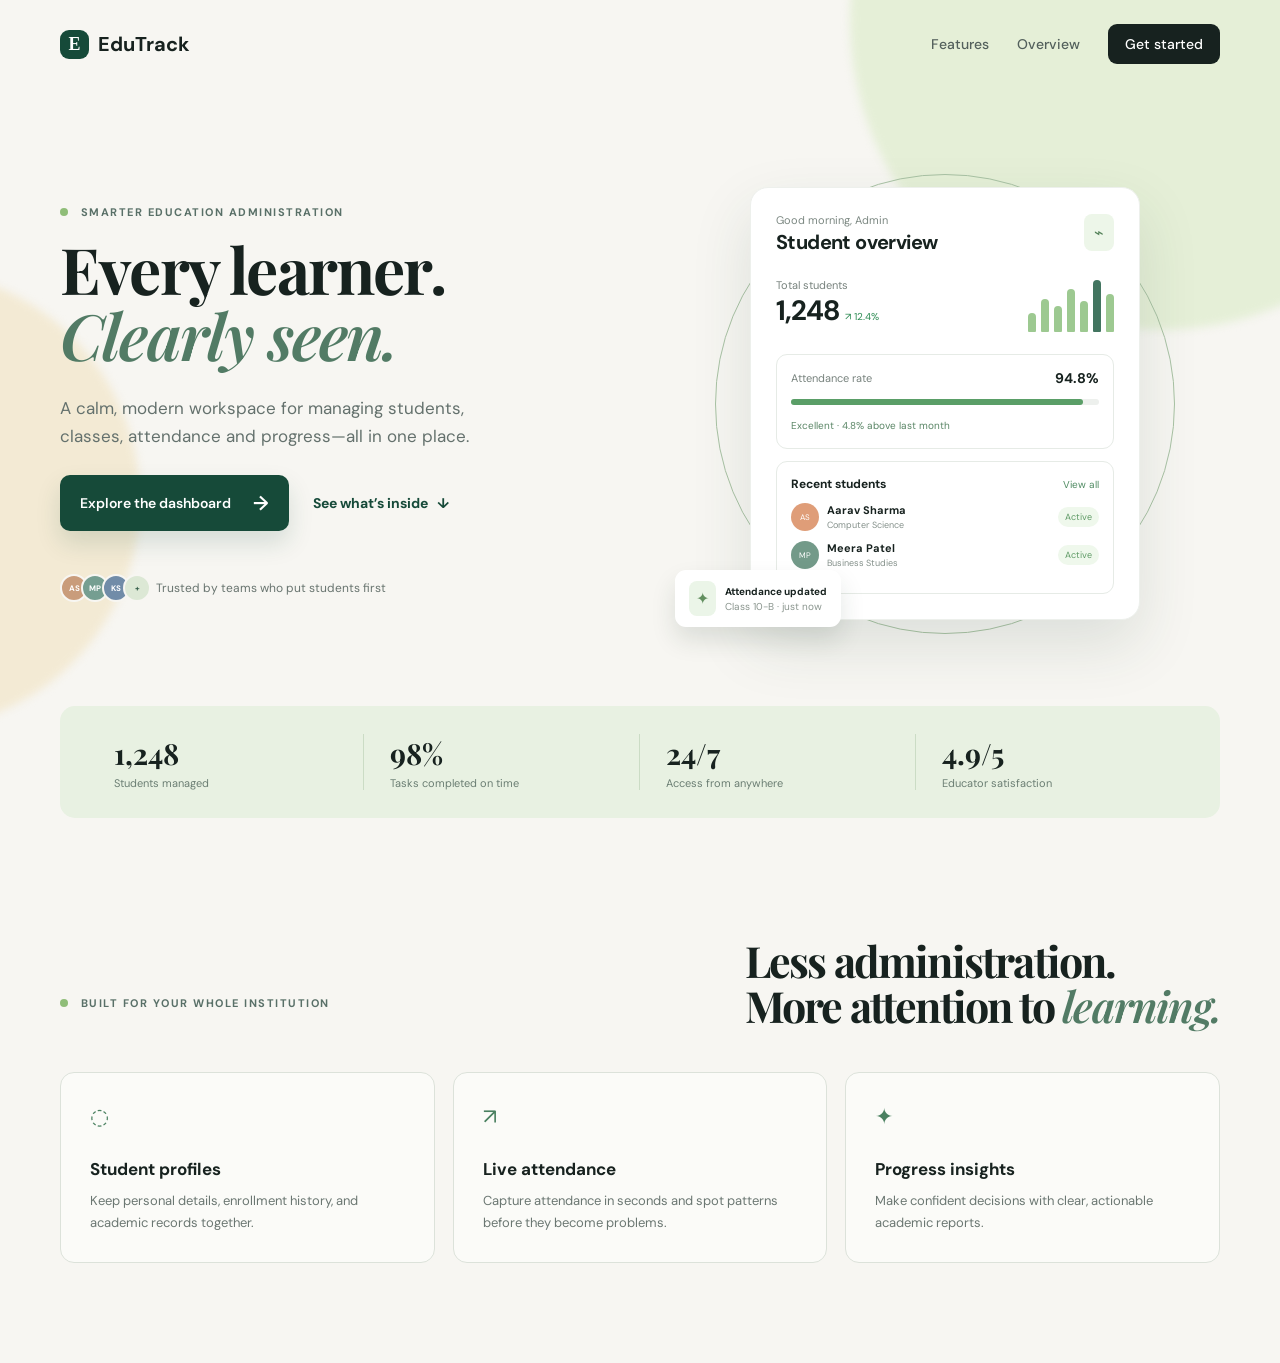
<file: homepage-preview.html>
<!doctype html><html lang="en"><head><meta charset="utf-8"><meta name="viewport" content="width=device-width,initial-scale=1"><title>EduTrack</title><link rel="preconnect" href="https://fonts.googleapis.com"><link rel="preconnect" href="https://fonts.gstatic.com" crossorigin><link href="https://fonts.googleapis.com/css2?family=DM+Sans:wght@400;500;600;700&family=Playfair+Display:wght@600;700&display=swap" rel="stylesheet"><link rel="stylesheet" href="static/css/style.css"></head><body><div class="glow glow-one"></div><div class="glow glow-two"></div><header class="nav shell"><a class="brand"><span class="brand-mark">E</span> EduTrack</a><nav><a>Features</a><a>Overview</a><a class="nav-button">Get started</a></nav></header><main><section class="hero shell"><div class="hero-copy"><p class="eyebrow"><i></i> Smarter education administration</p><h1>Every learner.<br><em>Clearly seen.</em></h1><p class="lead">A calm, modern workspace for managing students, classes, attendance and progress—all in one place.</p><div class="hero-actions"><a class="button primary">Explore the dashboard <span>→</span></a><a class="text-link">See what’s inside <span>↓</span></a></div><div class="trust"><div class="avatars"><b>AS</b><b>MP</b><b>KS</b><b>+</b></div><span>Trusted by teams who put students first</span></div></div><div class="hero-visual"><div class="orbit orbit-a"></div><div class="orbit orbit-b"></div><div class="dashboard-card"><div class="card-top"><div><p>Good morning, Admin</p><h2>Student overview</h2></div><div class="bell">⌁</div></div><div class="stat-row"><div><small>Total students</small><strong>1,248</strong><span class="up">↗ 12.4%</span></div><div class="chart"><i></i><i></i><i></i><i></i><i></i><i></i><i></i></div></div><div class="progress-card"><div><span>Attendance rate</span><strong>94.8%</strong></div><div class="progress"><i></i></div><small>Excellent · 4.8% above last month</small></div><div class="students-card"><div class="section-title"><b>Recent students</b><a>View all</a></div><div class="student"><span class="avatar a1">AS</span><b>Aarav Sharma</b><small>Computer Science</small><em>Active</em></div><div class="student"><span class="avatar a2">MP</span><b>Meera Patel</b><small>Business Studies</small><em>Active</em></div></div></div><div class="float-note"><span>✦</span><div><b>Attendance updated</b><small>Class 10-B · just now</small></div></div></div></section><section class="metrics shell"><div><strong>1,248</strong><span>Students managed</span></div><div><strong>98%</strong><span>Tasks completed on time</span></div><div><strong>24/7</strong><span>Access from anywhere</span></div><div><strong>4.9/5</strong><span>Educator satisfaction</span></div></section><section class="features shell"><div class="section-head"><p class="eyebrow"><i></i> Built for your whole institution</p><h2>Less administration.<br>More attention to <em>learning.</em></h2></div><div class="feature-grid"><article><span>◌</span><h3>Student profiles</h3><p>Keep personal details, enrollment history, and academic records together.</p></article><article><span>↗</span><h3>Live attendance</h3><p>Capture attendance in seconds and spot patterns before they become problems.</p></article><article><span>✦</span><h3>Progress insights</h3><p>Make confident decisions with clear, actionable academic reports.</p></article></div></section></main></body></html>
</file>
<file: static/css/style.css>
:root{--ink:#17221f;--muted:#64716d;--paper:#f7f6f2;--green:#164a39;--mint:#c8e5ba;--line:#dce2da}*{box-sizing:border-box}html{scroll-behavior:smooth}body{margin:0;background:var(--paper);color:var(--ink);font-family:'DM Sans',sans-serif;overflow-x:hidden}.shell{width:min(1160px,calc(100% - 48px));margin:auto}.glow{position:absolute;border-radius:50%;filter:blur(4px);pointer-events:none}.glow-one{width:620px;height:620px;background:#e5efd7;top:-290px;right:-190px}.glow-two{width:460px;height:460px;background:#f3ead4;top:270px;left:-320px}.nav{height:88px;display:flex;align-items:center;justify-content:space-between;position:relative;z-index:1}.brand{font-size:20px;font-weight:700;color:var(--ink);text-decoration:none;display:flex;align-items:center;gap:9px}.brand-mark{width:29px;height:29px;background:var(--green);color:#fff;border-radius:9px;display:grid;place-items:center;font-family:Georgia;font-size:18px}.nav nav{display:flex;align-items:center;gap:28px}.nav nav>a{color:#53605c;text-decoration:none;font-size:14px;font-weight:500}.nav-button{background:var(--ink);color:#fff!important;padding:11px 17px;border-radius:9px}.hero{min-height:590px;padding:78px 0 65px;display:grid;grid-template-columns:1fr 1fr;align-items:center;gap:60px;position:relative}.eyebrow{font-size:11px;text-transform:uppercase;letter-spacing:1.5px;color:#597068;font-weight:700;margin:0 0 17px}.eyebrow i{display:inline-block;width:8px;height:8px;background:#8fbd78;border-radius:50%;margin-right:8px}h1,h2{font-family:'Playfair Display',serif;letter-spacing:-1.8px;line-height:1.04;margin:0}h1{font-size:clamp(48px,5vw,70px)}h1 em,.section-head em{font-weight:600;color:#527b65}.lead{font-size:17px;line-height:1.65;color:var(--muted);max-width:470px;margin:25px 0}.hero-actions{display:flex;align-items:center;gap:24px}.button{border:0;cursor:pointer;text-decoration:none;font:600 14px 'DM Sans';padding:15px 20px;border-radius:10px;display:inline-flex;align-items:center;gap:22px}.primary{background:var(--green);color:#fff;box-shadow:0 12px 24px #164a3925;transition:.25s}.primary:hover{transform:translateY(-3px);background:#0c382a}.primary span{font-size:20px}.text-link{color:var(--green);font-weight:700;text-decoration:none;font-size:14px}.text-link span{margin-left:6px}.trust{display:flex;align-items:center;gap:12px;margin-top:43px;font-size:12px;color:#68746f}.avatars{display:flex}.avatars b{display:grid;place-items:center;width:28px;height:28px;margin-right:-7px;border:2px solid var(--paper);border-radius:50%;font-size:8px;background:#c99c7b;color:#fff}.avatars b:nth-child(2){background:#759e91}.avatars b:nth-child(3){background:#718ca8}.avatars b:last-child{background:#dce8d5;color:#37604c}.hero-visual{height:475px;position:relative;display:grid;place-items:center}.dashboard-card{position:relative;z-index:1;width:390px;padding:25px;background:#fff;border:1px solid #edf0ec;border-radius:18px;box-shadow:0 25px 60px #24463620;animation:rise .8s ease-out}.card-top,.stat-row,.section-title,.progress-card>div{display:flex;justify-content:space-between;align-items:center}.card-top p{font-size:11px;color:#7c8882;margin:0 0 5px}.card-top h2{font-family:'DM Sans';letter-spacing:-.6px;font-size:20px}.bell{background:#edf6e9;color:#538158;border-radius:8px;padding:8px 10px}.stat-row{margin:22px 0}.stat-row small,.progress-card span{display:block;color:#77827d;font-size:11px}.stat-row strong{font-size:28px;letter-spacing:-1px}.up{font-size:10px;color:#2a8a51;margin-left:6px}.chart{height:58px;display:flex;align-items:end;gap:5px}.chart i{width:8px;background:#9dc991;border-radius:4px 4px 1px 1px}.chart i:nth-child(1){height:19px}.chart i:nth-child(2){height:33px}.chart i:nth-child(3){height:26px}.chart i:nth-child(4){height:43px}.chart i:nth-child(5){height:31px}.chart i:nth-child(6){height:52px;background:#427560}.chart i:nth-child(7){height:38px}.progress-card,.students-card{border:1px solid #e6ebe6;border-radius:11px;padding:14px;margin-top:12px}.progress-card strong{font-size:14px}.progress{height:6px;background:#edf0ed;border-radius:6px;margin:12px 0 8px}.progress i{display:block;width:94.8%;height:100%;background:#5a9e67;border-radius:6px}.progress-card small{font-size:10px;color:#598565}.section-title{font-size:12px;margin-bottom:11px}.section-title a{color:#4f8b62;text-decoration:none;font-size:10px}.student{display:grid;grid-template-columns:28px 1fr auto;align-items:center;column-gap:8px;margin:10px 0}.student b{font-size:11px}.student small{grid-column:2;color:#84908a;font-size:9px;margin-top:2px}.student em{grid-column:3;grid-row:1/3;font-size:9px;font-style:normal;background:#eff8ec;color:#5d9964;padding:4px 7px;border-radius:20px}.avatar{width:28px;height:28px;border-radius:50%;display:grid;place-items:center;color:#fff;font-size:8px;grid-row:1/3}.a1{background:#df9d78}.a2{background:#739a89}.orbit{position:absolute;border:1px solid #a9c2a4;border-radius:50%}.orbit-a{width:460px;height:460px;animation:spin 20s linear infinite}.orbit-b{width:380px;height:380px;border-style:dashed;animation:spin 25s linear infinite reverse}.float-note{position:absolute;z-index:2;bottom:14px;left:5px;background:#fff;border-radius:11px;padding:11px 14px;display:flex;gap:9px;align-items:center;box-shadow:0 13px 25px #213b2a20;animation:rise 1s .25s both}.float-note>span{color:#628f5f;background:#ebf5e8;padding:7px;border-radius:8px}.float-note b,.float-note small{display:block;font-size:10px}.float-note small{color:#8a958e;margin-top:2px}.metrics{position:relative;display:grid;grid-template-columns:repeat(4,1fr);padding:28px;background:#e8f1e2;border-radius:15px}.metrics div{padding:0 26px;border-right:1px solid #cbdcc5}.metrics div:last-child{border:0}.metrics strong,.metrics span{display:block}.metrics strong{font-family:'Playfair Display';font-size:29px}.metrics span{font-size:11px;color:#6b7e73;margin-top:4px}.features{padding:120px 0 100px;position:relative}.section-head{display:flex;justify-content:space-between;align-items:end;margin-bottom:45px}.section-head h2{font-size:43px}.feature-grid{display:grid;grid-template-columns:repeat(3,1fr);gap:18px}.feature-grid article{padding:29px;border:1px solid var(--line);border-radius:14px;background:#fbfbf8;transition:.25s}.feature-grid article:hover{transform:translateY(-5px);box-shadow:0 15px 30px #26473511}.feature-grid span{font-size:22px;color:#4a8060}.feature-grid h3{font-size:17px;margin:27px 0 10px}.feature-grid p{font-size:13px;line-height:1.65;color:#6b7772;margin:0}.cta{margin-bottom:65px;background:var(--green);color:#fff;border-radius:19px;padding:48px 56px;display:flex;justify-content:space-between;align-items:center}.cta .eyebrow{color:#b7d0b7}.cta h2{font-size:39px}.cta .primary{background:#d7edc8;color:#214333}.cta .primary:hover{background:#fff}footer{border-top:1px solid var(--line);padding:26px 0 40px;display:flex;justify-content:space-between;align-items:center}footer span{font-size:11px;color:#87918d}.modal{display:none;position:fixed;inset:0;z-index:5;background:#112b20a8;place-items:center;padding:20px}.modal.open{display:grid}.modal-box{position:relative;width:min(430px,100%);background:#fff;border-radius:17px;padding:34px;animation:rise .25s}.modal h2{font-size:30px;margin-bottom:25px}.modal label{display:block;font-size:12px;font-weight:700;margin:14px 0}.modal input{width:100%;margin-top:7px;border:1px solid #d9e1da;border-radius:8px;padding:12px;font:14px 'DM Sans'}.modal .button{margin-top:10px;width:100%;justify-content:space-between}.close{position:absolute;right:18px;top:13px;border:0;background:none;font-size:26px;color:#637069;cursor:pointer}.form-message{font-size:12px;color:#468450;margin:14px 0 0}@keyframes rise{from{opacity:0;transform:translateY(17px)}to{opacity:1;transform:none}}@keyframes spin{to{transform:rotate(360deg)}}@media(max-width:760px){.nav nav>a:not(.nav-button){display:none}.hero{grid-template-columns:1fr;padding-top:50px;gap:35px}.hero-visual{height:420px}.dashboard-card{width:min(390px,90vw)}.metrics{grid-template-columns:1fr 1fr;gap:23px}.metrics div{padding:0 12px;border-right:0}.section-head{display:block}.section-head h2{font-size:36px}.feature-grid{grid-template-columns:1fr}.cta{padding:35px 25px;display:block}.cta .button{margin-top:25px}footer{display:block}footer span{display:block;margin-top:16px}}@media(max-width:430px){.shell{width:min(100% - 32px,1160px)}h1{font-size:46px}.hero-actions{align-items:flex-start;flex-direction:column;gap:17px}.hero-visual{transform:scale(.89);margin:-25px -20px}.metrics strong{font-size:25px}}
</file>
